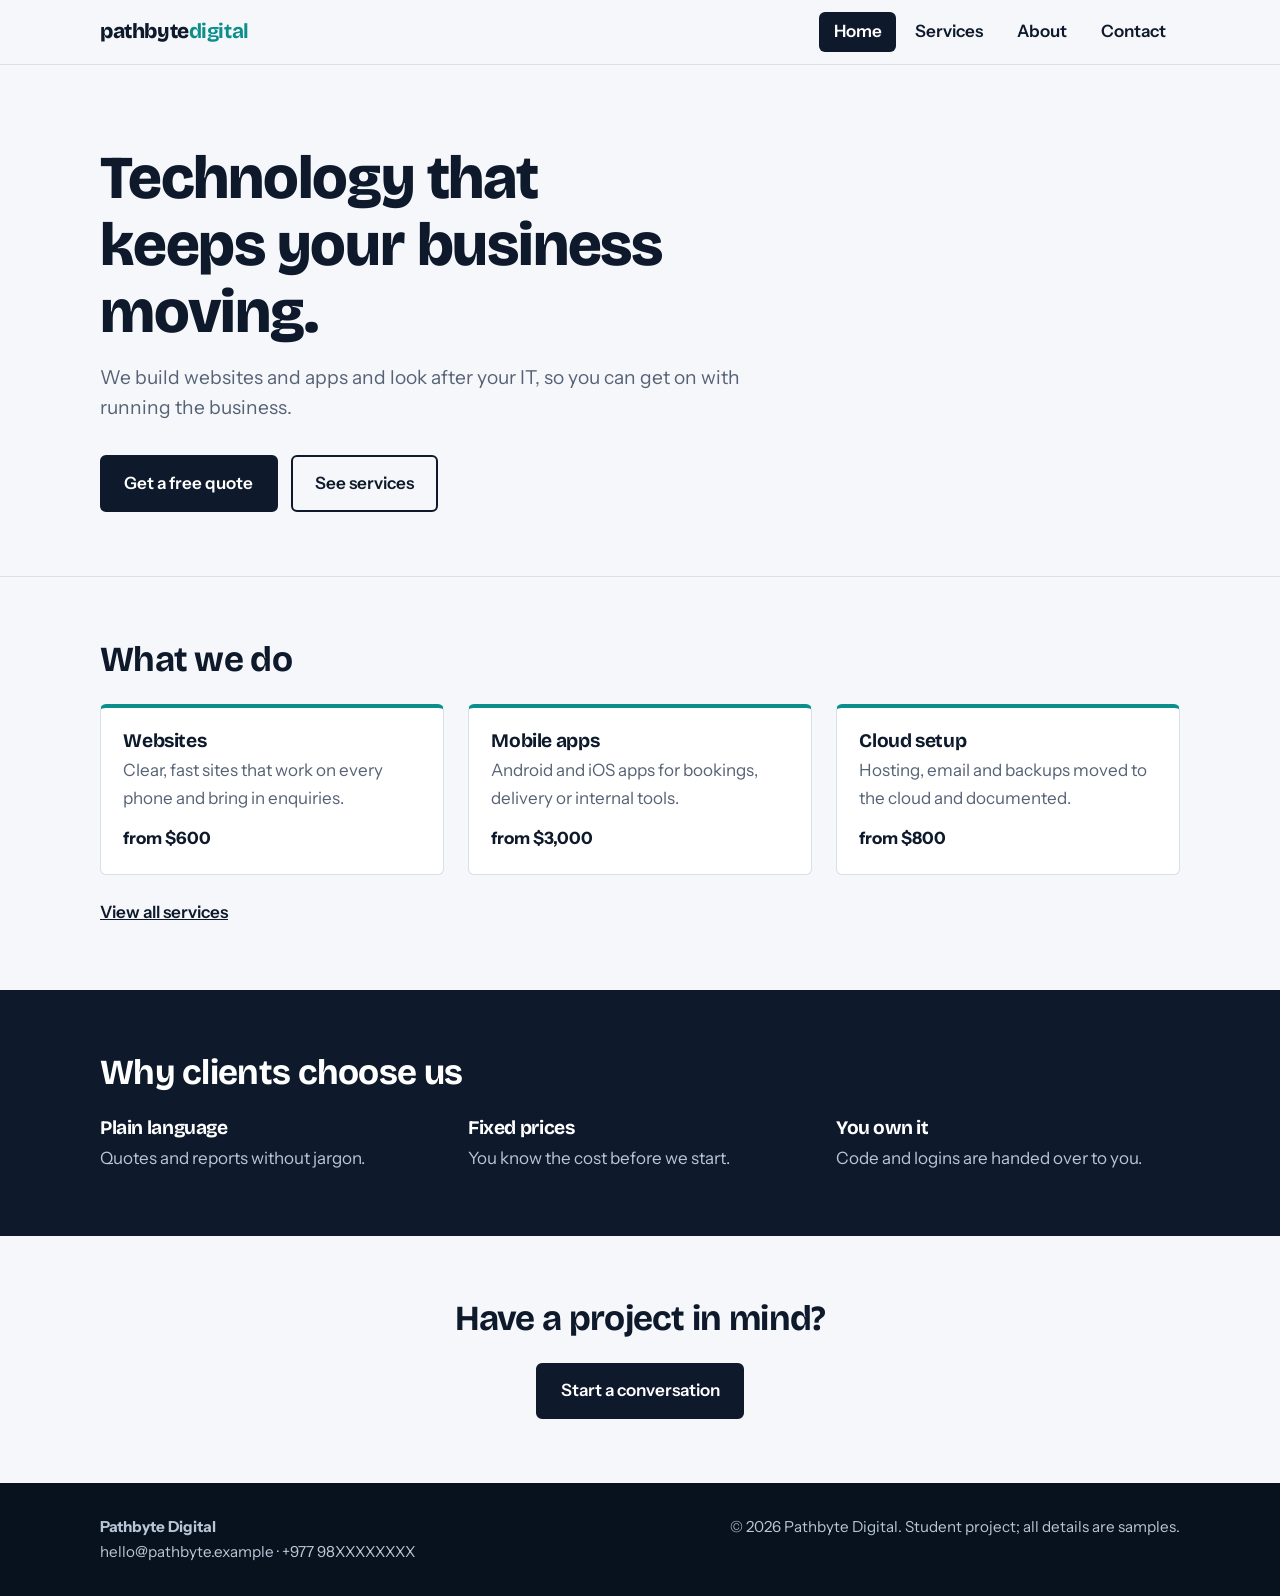
<file: index.html>
<!DOCTYPE html>
<html lang="en">
<head>
<meta charset="UTF-8"><meta name="viewport" content="width=device-width, initial-scale=1.0">
<meta name="description" content="Pathbyte Digital: websites, apps and IT support for small businesses.">
<title>Home | Pathbyte Digital</title>
<link rel="preconnect" href="https://fonts.googleapis.com"><link rel="preconnect" href="https://fonts.gstatic.com" crossorigin>
<link href="https://fonts.googleapis.com/css2?family=Bricolage+Grotesque:opsz,wght@12..96,700;12..96,800&family=Instrument+Sans:wght@400;600&display=swap" rel="stylesheet">
<link rel="stylesheet" href="css/style.css"><script src="js/script.js" defer></script>
</head><body>
<header class="header"><nav class="nav wrap" aria-label="Main navigation">
<a class="logo" href="index.html">pathbyte<span>digital</span></a>
<button class="menu-toggle" aria-label="Toggle navigation" aria-expanded="false">Menu</button>
<ul class="nav-links"><li><a class="active" href="index.html">Home</a></li><li><a href="services.html">Services</a></li><li><a href="about.html">About</a></li><li><a href="contact.html">Contact</a></li></ul></nav></header>
<main><section class="hero"><div class="wrap"><h1>Technology that keeps your business moving.</h1>
<p class="lead">We build websites and apps and look after your IT, so you can get on with running the business.</p>
<div class="actions"><a class="btn btn-solid" href="contact.html">Get a free quote</a><a class="btn btn-line" href="services.html">See services</a></div></div></section>
<section class="section wrap"><h2>What we do</h2><div class="grid"><article class="card"><h3>Websites</h3><p>Clear, fast sites that work on every phone and bring in enquiries.</p><strong>from $600</strong></article><article class="card"><h3>Mobile apps</h3><p>Android and iOS apps for bookings, delivery or internal tools.</p><strong>from $3,000</strong></article><article class="card"><h3>Cloud setup</h3><p>Hosting, email and backups moved to the cloud and documented.</p><strong>from $800</strong></article></div><p class="more"><a href="services.html">View all services</a></p></section>
<section class="band"><div class="wrap"><h2>Why clients choose us</h2><div class="grid"><article><h3>Plain language</h3><p>Quotes and reports without jargon.</p></article><article><h3>Fixed prices</h3><p>You know the cost before we start.</p></article><article><h3>You own it</h3><p>Code and logins are handed over to you.</p></article></div></div></section>
<section class="section wrap cta"><h2>Have a project in mind?</h2><a class="btn btn-solid" href="contact.html">Start a conversation</a></section></main><footer class="footer"><div class="wrap footer-row">
<p><b>Pathbyte Digital</b><br>hello@pathbyte.example · +977 98XXXXXXXX</p>
<p>© <span class="year">2026</span> Pathbyte Digital. Student project; all details are samples.</p>
</div></footer>
</body></html>
</file>
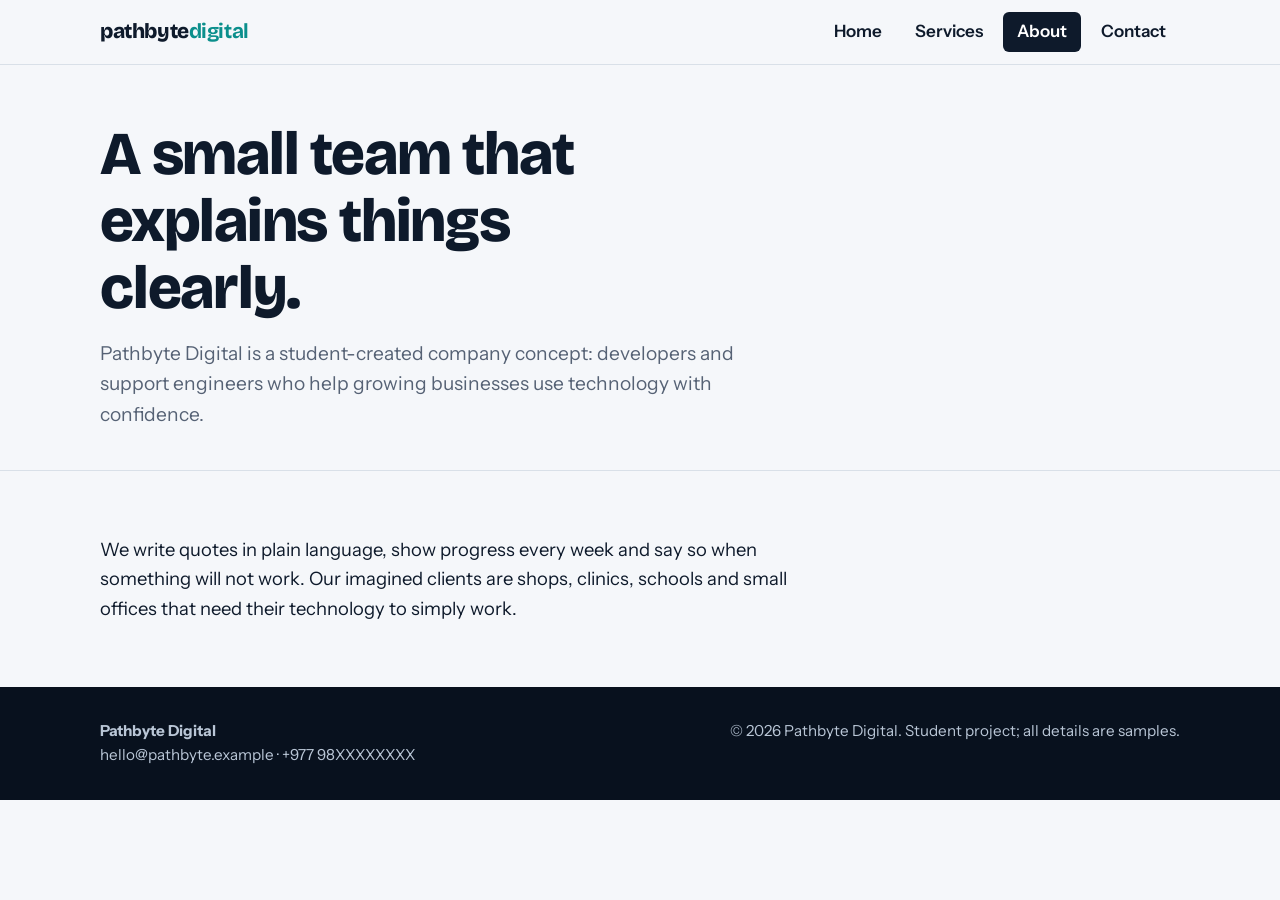
<file: about.html>
<!DOCTYPE html>
<html lang="en">
<head>
<meta charset="UTF-8"><meta name="viewport" content="width=device-width, initial-scale=1.0">
<meta name="description" content="Pathbyte Digital: websites, apps and IT support for small businesses.">
<title>About | Pathbyte Digital</title>
<link rel="preconnect" href="https://fonts.googleapis.com"><link rel="preconnect" href="https://fonts.gstatic.com" crossorigin>
<link href="https://fonts.googleapis.com/css2?family=Bricolage+Grotesque:opsz,wght@12..96,700;12..96,800&family=Instrument+Sans:wght@400;600&display=swap" rel="stylesheet">
<link rel="stylesheet" href="css/style.css"><script src="js/script.js" defer></script>
</head><body>
<header class="header"><nav class="nav wrap" aria-label="Main navigation">
<a class="logo" href="index.html">pathbyte<span>digital</span></a>
<button class="menu-toggle" aria-label="Toggle navigation" aria-expanded="false">Menu</button>
<ul class="nav-links"><li><a href="index.html">Home</a></li><li><a href="services.html">Services</a></li><li><a class="active" href="about.html">About</a></li><li><a href="contact.html">Contact</a></li></ul></nav></header>
<main><section class="hero small"><div class="wrap"><h1>A small team that explains things clearly.</h1><p class="lead">Pathbyte Digital is a student-created company concept: developers and support engineers who help growing businesses use technology with confidence.</p></div></section>
<section class="section wrap"><p class="text">We write quotes in plain language, show progress every week and say so when something will not work. Our imagined clients are shops, clinics, schools and small offices that need their technology to simply work.</p></section></main><footer class="footer"><div class="wrap footer-row">
<p><b>Pathbyte Digital</b><br>hello@pathbyte.example · +977 98XXXXXXXX</p>
<p>© <span class="year">2026</span> Pathbyte Digital. Student project; all details are samples.</p>
</div></footer>
</body></html>
</file>
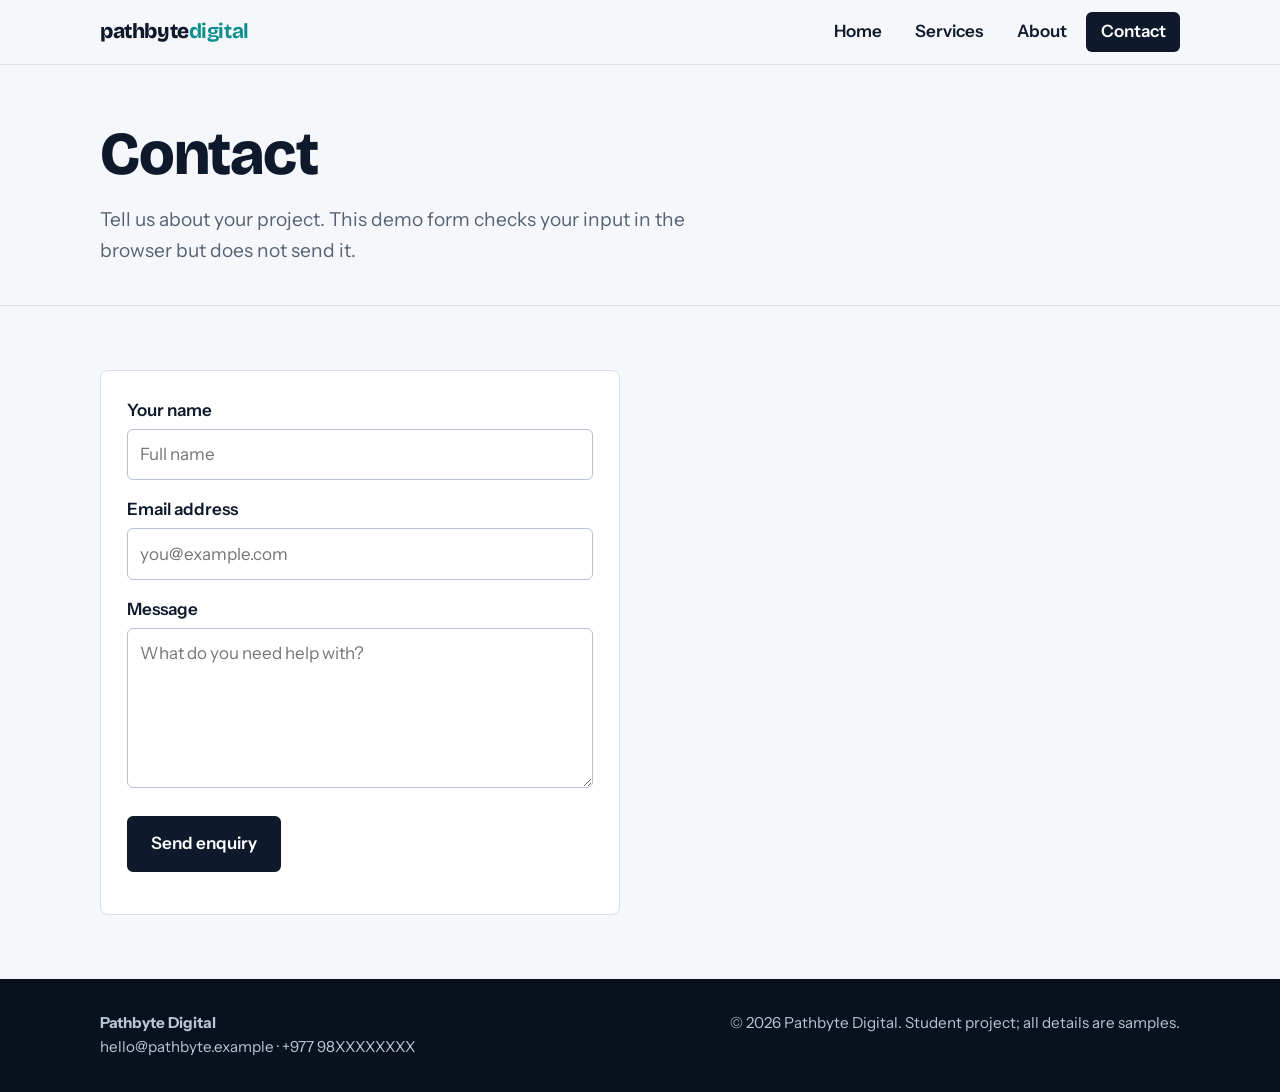
<file: contact.html>
<!DOCTYPE html>
<html lang="en">
<head>
<meta charset="UTF-8"><meta name="viewport" content="width=device-width, initial-scale=1.0">
<meta name="description" content="Pathbyte Digital: websites, apps and IT support for small businesses.">
<title>Contact | Pathbyte Digital</title>
<link rel="preconnect" href="https://fonts.googleapis.com"><link rel="preconnect" href="https://fonts.gstatic.com" crossorigin>
<link href="https://fonts.googleapis.com/css2?family=Bricolage+Grotesque:opsz,wght@12..96,700;12..96,800&family=Instrument+Sans:wght@400;600&display=swap" rel="stylesheet">
<link rel="stylesheet" href="css/style.css"><script src="js/script.js" defer></script>
</head><body>
<header class="header"><nav class="nav wrap" aria-label="Main navigation">
<a class="logo" href="index.html">pathbyte<span>digital</span></a>
<button class="menu-toggle" aria-label="Toggle navigation" aria-expanded="false">Menu</button>
<ul class="nav-links"><li><a href="index.html">Home</a></li><li><a href="services.html">Services</a></li><li><a href="about.html">About</a></li><li><a class="active" href="contact.html">Contact</a></li></ul></nav></header>
<main><section class="hero small"><div class="wrap"><h1>Contact</h1><p class="lead">Tell us about your project. This demo form checks your input in the browser but does not send it.</p></div></section>
<section class="section wrap"><form id="contact-form" class="form" novalidate><label for="name">Your name</label><input id="name" required placeholder="Full name"><label for="email">Email address</label><input id="email" type="email" required placeholder="you@example.com"><label for="message">Message</label><textarea id="message" rows="5" required placeholder="What do you need help with?"></textarea><button class="btn btn-solid" type="submit">Send enquiry</button><p id="form-feedback" class="form-feedback" role="status" aria-live="polite"></p></form></section></main><footer class="footer"><div class="wrap footer-row">
<p><b>Pathbyte Digital</b><br>hello@pathbyte.example · +977 98XXXXXXXX</p>
<p>© <span class="year">2026</span> Pathbyte Digital. Student project; all details are samples.</p>
</div></footer>
</body></html>
</file>
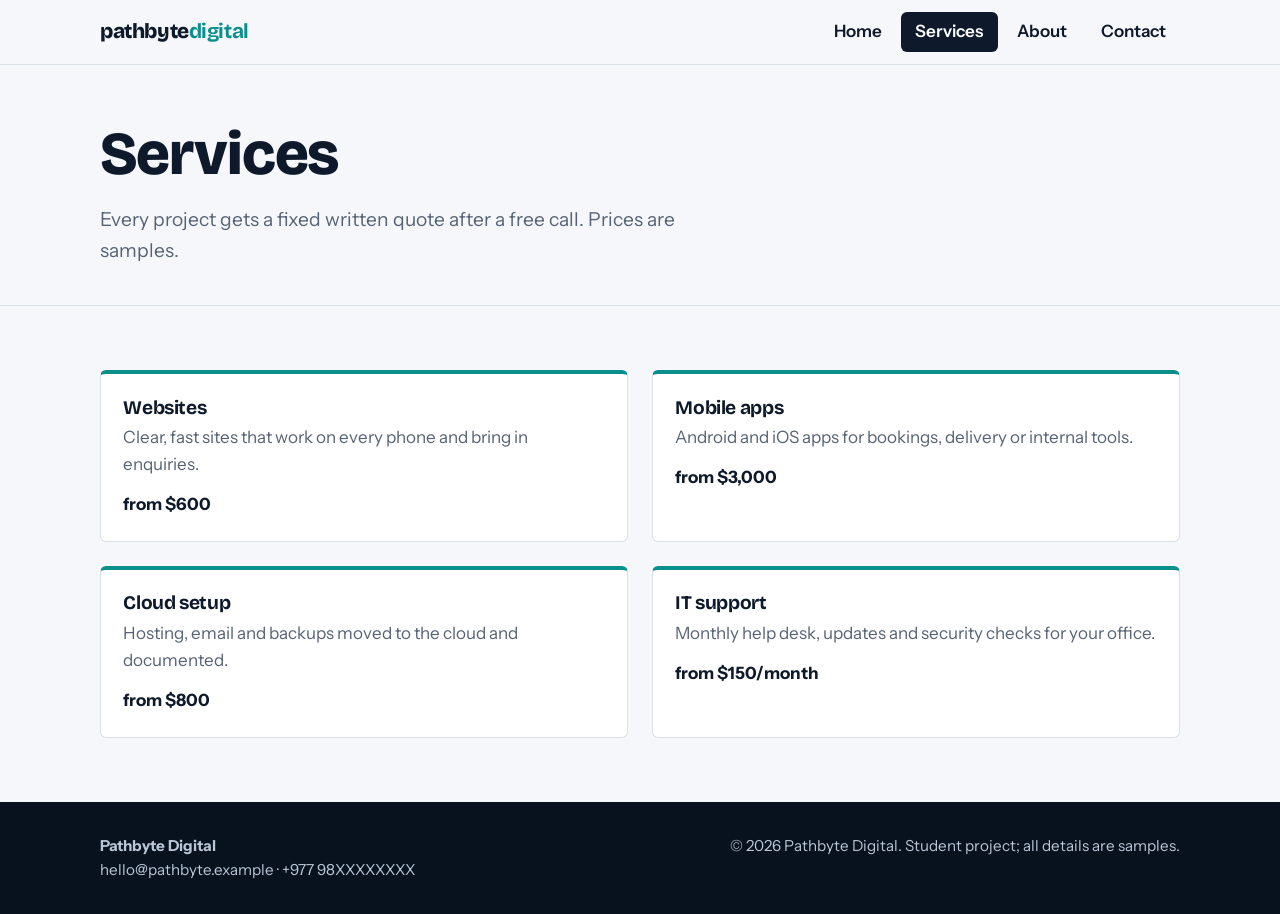
<file: services.html>
<!DOCTYPE html>
<html lang="en">
<head>
<meta charset="UTF-8"><meta name="viewport" content="width=device-width, initial-scale=1.0">
<meta name="description" content="Pathbyte Digital: websites, apps and IT support for small businesses.">
<title>Services | Pathbyte Digital</title>
<link rel="preconnect" href="https://fonts.googleapis.com"><link rel="preconnect" href="https://fonts.gstatic.com" crossorigin>
<link href="https://fonts.googleapis.com/css2?family=Bricolage+Grotesque:opsz,wght@12..96,700;12..96,800&family=Instrument+Sans:wght@400;600&display=swap" rel="stylesheet">
<link rel="stylesheet" href="css/style.css"><script src="js/script.js" defer></script>
</head><body>
<header class="header"><nav class="nav wrap" aria-label="Main navigation">
<a class="logo" href="index.html">pathbyte<span>digital</span></a>
<button class="menu-toggle" aria-label="Toggle navigation" aria-expanded="false">Menu</button>
<ul class="nav-links"><li><a href="index.html">Home</a></li><li><a class="active" href="services.html">Services</a></li><li><a href="about.html">About</a></li><li><a href="contact.html">Contact</a></li></ul></nav></header>
<main><section class="hero small"><div class="wrap"><h1>Services</h1><p class="lead">Every project gets a fixed written quote after a free call. Prices are samples.</p></div></section>
<section class="section wrap"><div class="grid two-col"><article class="card"><h3>Websites</h3><p>Clear, fast sites that work on every phone and bring in enquiries.</p><strong>from $600</strong></article><article class="card"><h3>Mobile apps</h3><p>Android and iOS apps for bookings, delivery or internal tools.</p><strong>from $3,000</strong></article><article class="card"><h3>Cloud setup</h3><p>Hosting, email and backups moved to the cloud and documented.</p><strong>from $800</strong></article><article class="card"><h3>IT support</h3><p>Monthly help desk, updates and security checks for your office.</p><strong>from $150/month</strong></article></div></section></main><footer class="footer"><div class="wrap footer-row">
<p><b>Pathbyte Digital</b><br>hello@pathbyte.example · +977 98XXXXXXXX</p>
<p>© <span class="year">2026</span> Pathbyte Digital. Student project; all details are samples.</p>
</div></footer>
</body></html>
</file>
<file: css/style.css>
:root{--ink:#0e1a2b;--paper:#f5f7fa;--teal:#0b8f8c;--amber:#ffb020;--line:#d9e0e8;--muted:#566275}
*{box-sizing:border-box;margin:0}
body{font-family:"Instrument Sans",system-ui,sans-serif;font-size:1.0625rem;line-height:1.6;color:var(--ink);background:var(--paper)}
h1,h2,h3,.logo{font-family:"Bricolage Grotesque",system-ui,sans-serif;line-height:1.1;letter-spacing:-.02em}
h1{font-size:clamp(2.2rem,5.5vw,3.8rem);font-weight:800;max-width:16ch}
h2{font-size:clamp(1.6rem,3vw,2.2rem);margin-bottom:1.5rem}
h3{font-size:1.2rem;margin-bottom:.4rem}
a{color:inherit}
:focus-visible{outline:3px solid var(--amber);outline-offset:2px}
.wrap{width:min(1080px,92%);margin-inline:auto}
.lead{font-size:1.2rem;color:var(--muted);max-width:50ch;margin-top:1rem}
.section{padding:4rem 0}
.header{border-bottom:1px solid var(--line);background:var(--paper);position:sticky;top:0;z-index:5}
.nav{display:flex;align-items:center;justify-content:space-between;height:64px}
.logo{font-weight:800;font-size:1.3rem;text-decoration:none}
.logo span{color:var(--teal);font-weight:700}
.nav-links{display:flex;gap:.3rem;list-style:none;padding:0}
.nav-links a{display:block;padding:.4rem .9rem;border-radius:6px;text-decoration:none;font-weight:600}
.nav-links a.active{background:var(--ink);color:#fff}
.menu-toggle{display:none;background:none;border:1px solid var(--ink);border-radius:6px;padding:.4rem .9rem;font:inherit;font-weight:600;cursor:pointer}
.btn{display:inline-block;padding:.8rem 1.4rem;border-radius:6px;font-weight:600;text-decoration:none;border:2px solid var(--ink);cursor:pointer;font:inherit;font-weight:600}
.btn-solid{background:var(--ink);color:#fff}
.btn-solid:hover{background:var(--teal);border-color:var(--teal)}
.btn-line:hover{background:var(--ink);color:#fff}
.actions{display:flex;gap:.8rem;margin-top:2rem;flex-wrap:wrap}
.hero{padding:5rem 0 4rem;border-bottom:1px solid var(--line)}
.hero.small{padding:3.5rem 0 2.5rem}
.grid{display:grid;grid-template-columns:repeat(3,1fr);gap:1.5rem}
.grid.two-col{grid-template-columns:repeat(2,1fr)}
.card{background:#fff;border:1px solid var(--line);border-top:4px solid var(--teal);border-radius:6px;padding:1.4rem}
.card p{color:var(--muted);margin-bottom:.8rem}
.more{margin-top:1.5rem;font-weight:600}
.band{background:var(--ink);color:#fff;padding:4rem 0}
.band p{color:#b9c6d6}
.cta{text-align:center}
.text{max-width:60ch;font-size:1.15rem}
.form{max-width:520px;background:#fff;border:1px solid var(--line);border-radius:8px;padding:1.6rem}
label{display:block;font-weight:600;margin:1rem 0 .3rem}
label:first-child{margin-top:0}
input,textarea{width:100%;padding:.7rem .8rem;border:1.5px solid #b8c3d0;border-radius:6px;font:inherit}
input.invalid,textarea.invalid{border-color:#c0392b}
.form .btn{margin-top:1.2rem}
.form-feedback{margin-top:1rem;font-weight:600}
.form-feedback.error{color:#c0392b}.form-feedback.ok{color:#1f8a5b}
.footer{background:#08111e;color:#b9c6d6;padding:2rem 0}
.footer-row{display:flex;justify-content:space-between;gap:1rem;flex-wrap:wrap;font-size:.95rem}
@media(max-width:800px){
.grid,.grid.two-col{grid-template-columns:1fr}
.menu-toggle{display:block}
.nav-links{display:none;position:absolute;top:64px;left:0;right:0;background:var(--paper);flex-direction:column;padding:.8rem 4%;border-bottom:1px solid var(--line)}
.nav-links.open{display:flex}}
</file>
